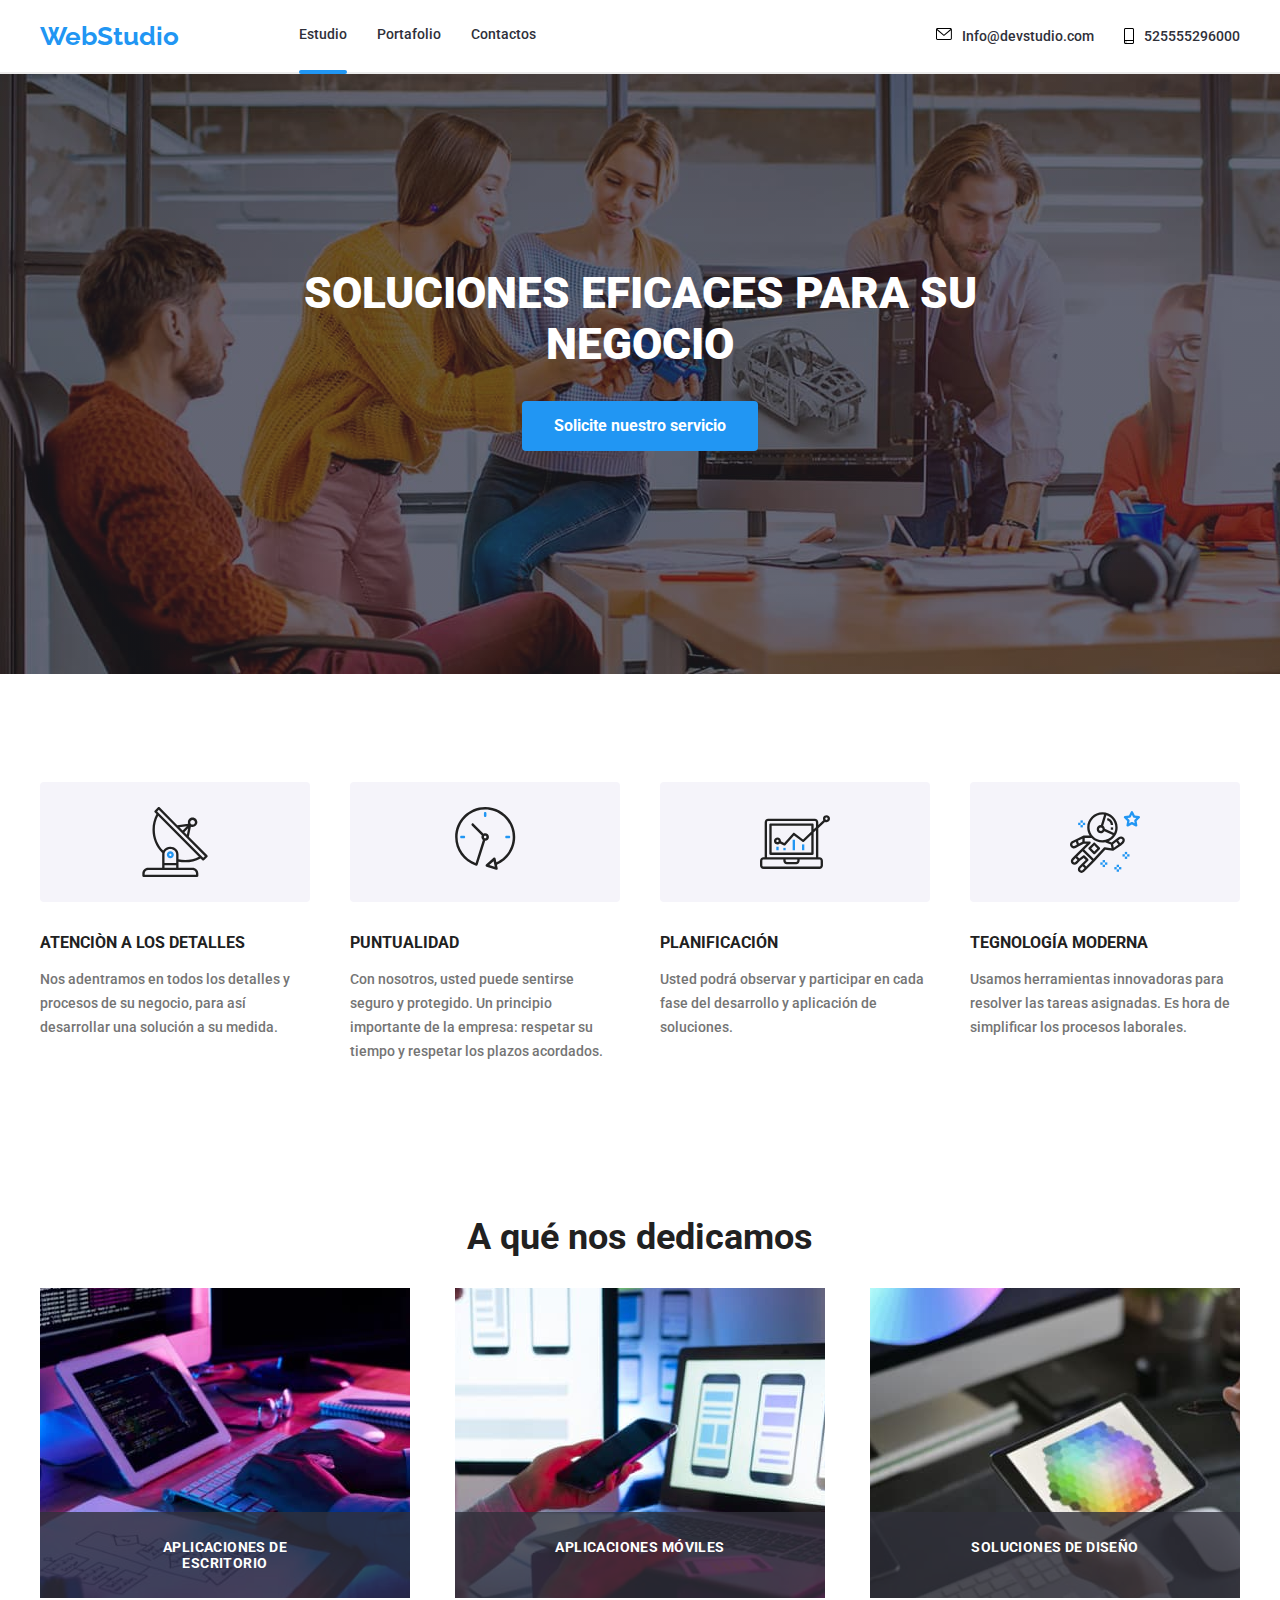
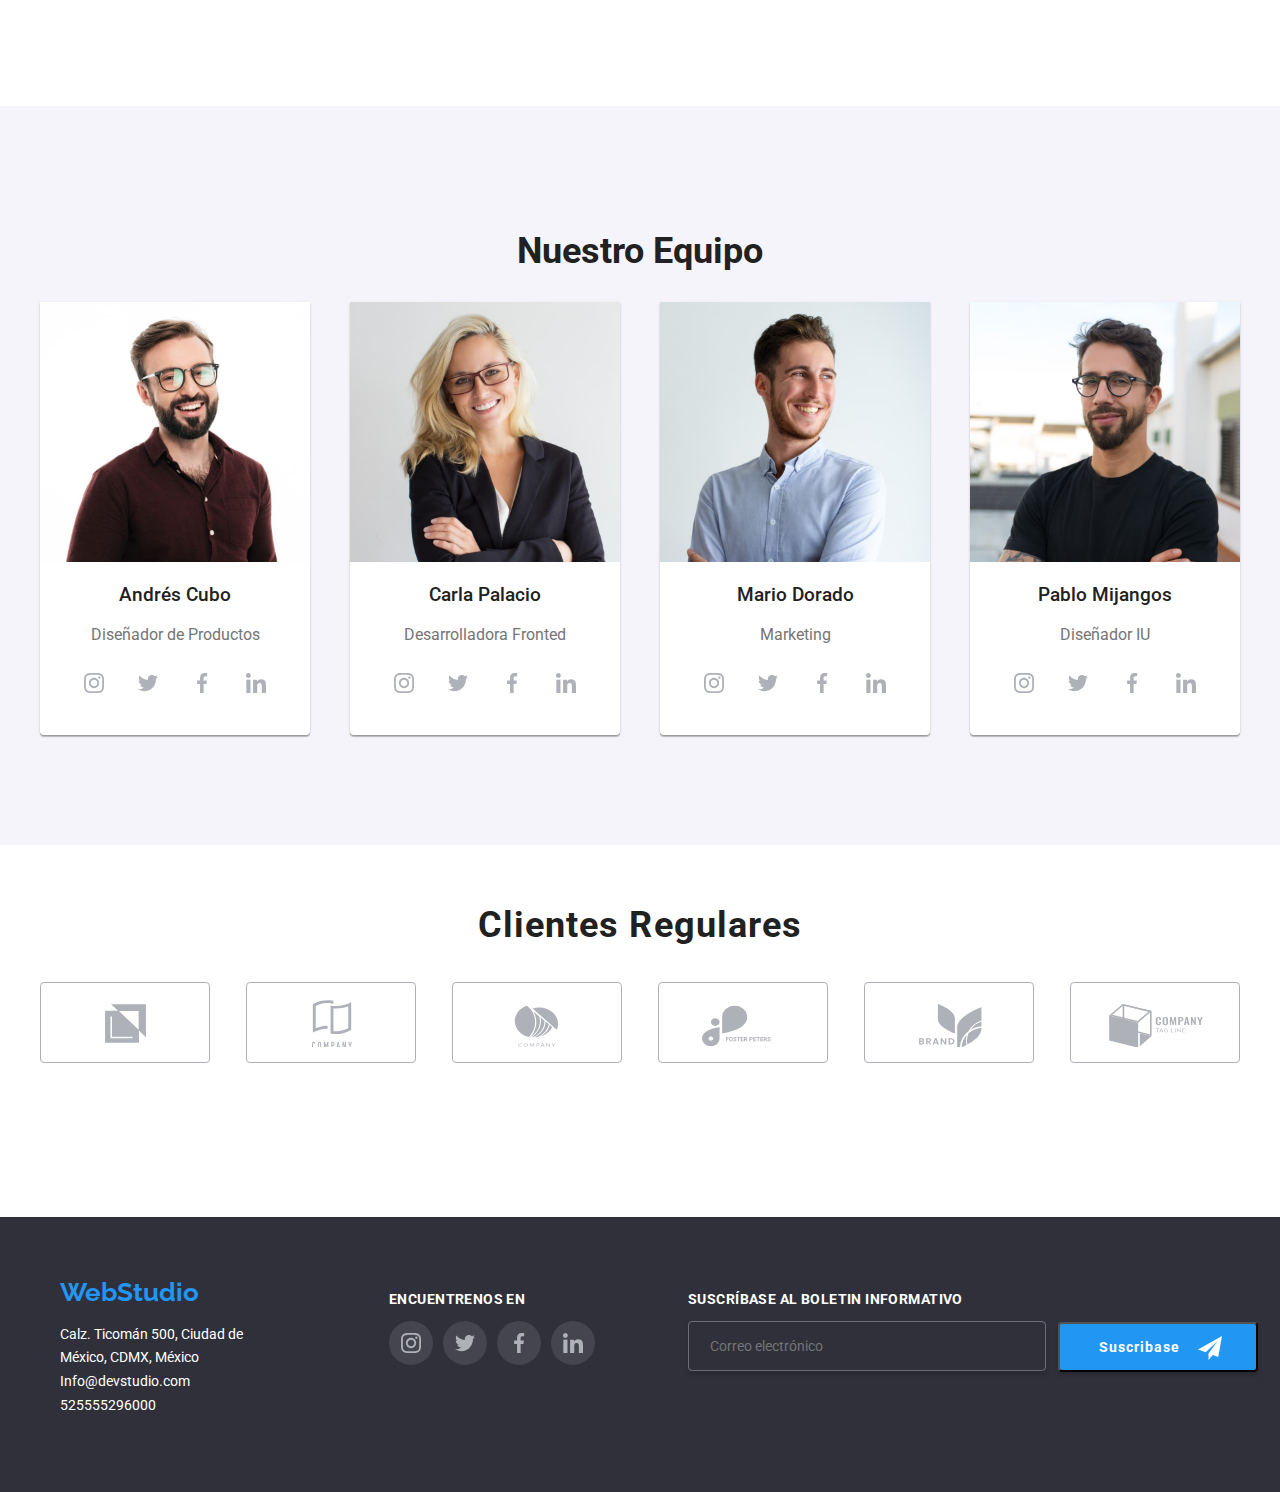
<file: index.html>
<!DOCTYPE html>
<html>
  <head>
    <link
      rel="stylesheet"
      href="https://cdnjs.cloudflare.com/ajax/libs/modern-normalize/2.0.0/modern-normalize.min.css"
    />

    <link rel="preconnect" href="https://fonts.googleapis.com" />
    <link rel="preconnect" href="https://fonts.gstatic.com" crossorigin />
    <link
      href="https://fonts.googleapis.com/css2?family=Raleway:wght@700&family=Roboto:wght@400;500;700;900&display=swap"
      rel="stylesheet"
    />

    <link rel="stylesheet" href="./css/styles.css" />

    <title>LA TAREA DE CASA #1</title>
  </head>
  <body>
    <header class="header">
      <div class="container container-header">
        <nav class="navigation">
          <a class="link-principal" href="./index.html"> WebStudio</a>
          <ul class="list">
            <li class="list-item">
              <a class="link current" href="./index.html">Estudio</a>
            </li>
            <li class="list-item">
              <a class="link" href="./portafolio.html">Portafolio</a>
            </li>
            <li class="list-item">
              <a class="link" href="*">Contactos</a>
            </li>
          </ul>
        </nav>
        <ul class="nav_contact">
          <li class="list-item-icons">
            <svg class="icon" width="16" height="12">
              <use
                href="./images/iconss/symbol-defs.svg#icon-sobre-activable"
              ></use>
            </svg>

            <a class="link link_studio" href="mailto:info@devstudio.com"
              >Info@devstudio.com</a
            >
          </li>

          <li class="list-item-icons">
            <svg class="icon" width="10" height="16">
              <use
                href="./images/iconss/symbol-defs.svg#icon-telfono-inteligente"
              ></use>
            </svg>

            <a class="link" href="tel:+52 55 5529 6000"> 525555296000</a>
          </li>
        </ul>
      </div>
    </header>
    <main>
      <section class="introduction">
        <div class="container">
          <h1 class="title1">SOLUCIONES EFICACES PARA SU NEGOCIO</h1>
          <button data-modal-open class="our-service" type="button">
            Solicite nuestro servicio
          </button>
        </div>
      </section>

      <section class="section-list-item section">
        <div class="container">
          <ul class="list-icons">
            <li>
              <svg class="elements-icons" width="270" height="120">
                <use
                  href="./images/iconss/symbol-defs.svg#icon-antena-1"
                  width="70"
                  height="70"
                ></use>
              </svg>
            </li>
            <li>
              <svg class="elements-icons" width="270" height="120">
                <use
                  href="./images/iconss/symbol-defs.svg#icon-reloj-1"
                  width="70"
                  height="70"
                ></use>
              </svg>
            </li>
            <li>
              <svg class="elements-icons" width="270" height="120">
                <use
                  href="./images/iconss/symbol-defs.svg#icon-diagrama-1"
                  width="70"
                  height="70"
                ></use>
              </svg>
            </li>
            <li>
              <svg class="elements-icons" width="270" height="120">
                <use
                  href="./images/iconss/symbol-defs.svg#icon-astronauta-1"
                  width="70"
                  height="70"
                ></use>
              </svg>
            </li>
          </ul>
          <ul class="list">
            <li class="container-subsection list-item">
              <h3 class="sub-section1">ATENCIÒN A LOS DETALLES</h3>
              <p class="parr-section1">
                Nos adentramos en todos los detalles y procesos de su negocio,
                para así desarrollar una solución a su medida.
              </p>
            </li>
            <li class="container-subsection list-item">
              <h3 class="sub-section1">PUNTUALIDAD</h3>
              <p class="parr-section1">
                Con nosotros, usted puede sentirse seguro y protegido. Un
                principio importante de la empresa: respetar su tiempo y
                respetar los plazos acordados.
              </p>
            </li>
            <li class="container-subsection list-item">
              <h3 class="sub-section1">PLANIFICACIÓN</h3>
              <p class="parr-section1">
                Usted podrá observar y participar en cada fase del desarrollo y
                aplicación de soluciones.
              </p>
            </li>
            <li class="container-subsection list-item">
              <h3 class="sub-section1">TEGNOLOGÍA MODERNA</h3>
              <p class="parr-section1">
                Usamos herramientas innovadoras para resolver las tareas
                asignadas. Es hora de simplificar los procesos laborales.
              </p>
            </li>
          </ul>
        </div>
      </section>

      <section class="section-dedicamos section">
        <div class="container">
          <h2 class="title2">A qué nos dedicamos</h2>
          <ul class="img-container-work">
            <li class="list-item1">
              <h3 class="titles-dedicamos">APLICACIONES DE ESCRITORIO</h3>
            </li>
            <li class="list-item2">
              <h3 class="titles-dedicamos">APLICACIONES MÓVILES</h3>
            </li>
            <li class="list-item3">
              <h3 class="titles-dedicamos">SOLUCIONES DE DISEÑO</h3>
            </li>
          </ul>
        </div>
      </section>
      <section class="section-our-team section">
        <div class="container">
          <h2 class="title3">Nuestro Equipo</h2>
          <ul class="img-container-team">
            <li class="card">
              <img
                src="./images/andres_cubo.jpg"
                alt="Andres Cubo"
                width="270"
              />
              <h3 class="titles-our-team">Andrés Cubo</h3>
              <p class="parr-section3">Diseñador de Productos</p>
              <ul class="little-icons">
                <li class="icons-items">
                  <svg class="icons-redes" width="44" height="44">
                    <use
                      href="./images/iconss/symbol-defs.svg#icon-instagram-2"
                      width="20"
                      height="20"
                    ></use>
                  </svg>
                </li>
                <li class="icons-items">
                  <svg class="icons-redes" width="44" height="44">
                    <use
                      href="./images/iconss/symbol-defs.svg#icon-twitter-1"
                      width="20"
                      height="20"
                    ></use>
                  </svg>
                </li>
                <li class="icons-items">
                  <svg class="icons-redes" width="44" height="44">
                    <use
                      href="./images/iconss/symbol-defs.svg#icon-facebook-1"
                      width="20"
                      height="20"
                    ></use>
                  </svg>
                </li>
                <li class="icons-items">
                  <svg class="icons-redes" width="44" height="44">
                    <use
                      href="./images/iconss/symbol-defs.svg#icon-linkedin-1"
                      width="20"
                      height="20"
                    ></use>
                  </svg>
                </li>
              </ul>
            </li>
            <li class="card">
              <img
                src="./images/carla_palacios.jpg"
                alt="Carla Palacios"
                width="270"
              />
              <h3 class="titles-our-team">Carla Palacio</h3>
              <p class="parr-section3">Desarrolladora Fronted</p>
              <ul class="little-icons">
                <li class="icons-items">
                  <svg class="icons-redes" width="44" height="44">
                    <use
                      href="./images/iconss/symbol-defs.svg#icon-instagram-2"
                      width="20"
                      height="20"
                    ></use>
                  </svg>
                </li>
                <li class="icons-items">
                  <svg class="icons-redes" width="44" height="44">
                    <use
                      href="./images/iconss/symbol-defs.svg#icon-twitter-1"
                      width="20"
                      height="20"
                    ></use>
                  </svg>
                </li>
                <li class="icons-items">
                  <svg class="icons-redes" width="44" height="44">
                    <use
                      href="./images/iconss/symbol-defs.svg#icon-facebook-1"
                      width="20"
                      height="20"
                    ></use>
                  </svg>
                </li>
                <li class="icons-items">
                  <svg class="icons-redes" width="44" height="44">
                    <use
                      href="./images/iconss/symbol-defs.svg#icon-linkedin-1"
                      width="20"
                      height="20"
                    ></use>
                  </svg>
                </li>
              </ul>
            </li>
            <li class="card">
              <img
                src="./images/mario_dorado.jpg"
                alt="Mario Dorado"
                width="270"
              />
              <h3 class="titles-our-team">Mario Dorado</h3>
              <p class="parr-section3">Marketing</p>
              <ul class="little-icons">
                <li class="icons-items">
                  <svg class="icons-redes" width="44" height="44">
                    <use
                      href="./images/iconss/symbol-defs.svg#icon-instagram-2"
                      width="20"
                      height="20"
                    ></use>
                  </svg>
                </li>
                <li class="icons-items">
                  <svg class="icons-redes" width="44" height="44">
                    <use
                      href="./images/iconss/symbol-defs.svg#icon-twitter-1"
                      width="20"
                      height="20"
                    ></use>
                  </svg>
                </li>
                <li class="icons-items">
                  <svg class="icons-redes" width="44" height="44">
                    <use
                      href="./images/iconss/symbol-defs.svg#icon-facebook-1"
                      width="20"
                      height="20"
                    ></use>
                  </svg>
                </li>
                <li class="icons-items">
                  <svg class="icons-redes" width="44" height="44">
                    <use
                      href="./images/iconss/symbol-defs.svg#icon-linkedin-1"
                      width="20"
                      height="20"
                    ></use>
                  </svg>
                </li>
              </ul>
            </li>
            <li class="card">
              <img
                src="./images/pablo_mijangos.jpg"
                alt="Pablo Mijangos"
                width="270"
              />
              <h3 class="titles-our-team">Pablo Mijangos</h3>
              <p class="parr-section3">Diseñador IU</p>
              <ul class="little-icons">
                <li class="icons-items">
                  <svg class="icons-redes" width="44" height="44">
                    <use
                      href="./images/iconss/symbol-defs.svg#icon-instagram-2"
                      width="20"
                      height="20"
                    ></use>
                  </svg>
                </li>
                <li class="icons-items">
                  <svg class="icons-redes" width="44" height="44">
                    <use
                      href="./images/iconss/symbol-defs.svg#icon-twitter-1"
                      width="20"
                      height="20"
                    ></use>
                  </svg>
                </li>
                <li class="icons-items">
                  <svg class="icons-redes" width="44" height="44">
                    <use
                      href="./images/iconss/symbol-defs.svg#icon-facebook-1"
                      width="20"
                      height="20"
                    ></use>
                  </svg>
                </li>
                <li class="icons-items">
                  <svg class="icons-redes" width="44" height="44">
                    <use
                      href="./images/iconss/symbol-defs.svg#icon-linkedin-1"
                      width="20"
                      height="20"
                    ></use>
                  </svg>
                </li>
              </ul>
            </li>
          </ul>
        </div>
      </section>
      <section class="clients-regular">
        <h3 class="clients-regular-title">Clientes Regulares</h3>
        <div class="container">
          <ul class="regulars">
            <li class="card-clients">
              <svg class="regular-icons" width="170" height="81">
                <use
                  href="./images/iconss/symbol-defs.svg#icon-Logo"
                  width="106"
                  height="52.826"
                ></use>
              </svg>
            </li>
            <li class="card-clients">
              <svg class="regular-icons" width="170" height="81">
                <use
                  href="./images/iconss/symbol-defs.svg#icon-Logo-1"
                  width="106"
                  height="52.826"
                ></use>
              </svg>
            </li>
            <li class="card-clients">
              <svg class="regular-icons" width="170" height="81">
                <use
                  href="./images/iconss/symbol-defs.svg#icon-Logo-2"
                  width="106"
                  height="52.826"
                ></use>
              </svg>
            </li>
            <li class="card-clients">
              <svg class="regular-icons" width="170" height="81">
                <use
                  href="./images/iconss/symbol-defs.svg#icon-Logo-3"
                  width="106"
                  height="52.826"
                ></use>
              </svg>
            </li>
            <li class="card-clients">
              <svg class="regular-icons" width="170" height="81">
                <use
                  href="./images/iconss/symbol-defs.svg#icon-Logo-4"
                  width="106"
                  height="52.826"
                ></use>
              </svg>
            </li>
            <li class="card-clients">
              <svg class="regular-icons" width="170" height="81">
                <use
                  href="./images/iconss/symbol-defs.svg#icon-Logo-5"
                  width="106"
                  height="52.826"
                ></use>
              </svg>
            </li>
          </ul>
        </div>
      </section>
    </main>
    <footer class="footer1">
      <div class="container container-final">
        <div class="adress-icons">
          <a class="link-principal" href="./index.html"> WebStudio</a>

          <address class="address">
            <ul class="contacts-final">
              <li>
                <a
                  class="link2"
                  href="https://goo.gl/maps/sApscnZLmaC8KfHd9"
                  target="_blank"
                  rel="noopener noreferrer"
                  >Calz. Ticomán 500, Ciudad de México, CDMX, México
                </a>
              </li>
              <li>
                <a class="link2" href="mailto:info@devstudio.com"
                  >Info@devstudio.com</a
                >
              </li>
              <li>
                <a class="link2" href="tel:+52 55 5529 6000"> 525555296000</a>
              </li>
            </ul>
          </address>
        </div>
        <div class="container-footer">
          <h3 class="title-footer">ENCUENTRENOS EN</h3>
          <ul class="icons-footer">
            <li class="icons-items-fot">
              <svg class="icons-redes-fot" width="44" height="44">
                <use
                  href="./images/iconss/symbol-defs.svg#icon-instagram-2"
                  width="20"
                  height="20"
                ></use>
              </svg>
            </li>
            <li class="icons-items-fot">
              <svg class="icons-redes-fot" width="44" height="44">
                <use
                  href="./images/iconss/symbol-defs.svg#icon-twitter-1"
                  width="20"
                  height="20"
                ></use>
              </svg>
            </li>
            <li class="icons-items-fot">
              <svg class="icons-redes-fot" width="44" height="44">
                <use
                  href="./images/iconss/symbol-defs.svg#icon-facebook-1"
                  width="20"
                  height="20"
                ></use>
              </svg>
            </li>
            <li class="icons-items-fot">
              <svg class="icons-redes-fot" width="44" height="44">
                <use
                  href="./images/iconss/symbol-defs.svg#icon-linkedin-1"
                  width="20"
                  height="20"
                ></use>
              </svg>
            </li>
          </ul>
        </div>
        <div class="suscribete">
          <form class="suscripcion">
            <h3 class="title-footer">SUSCRÍBASE AL BOLETIN INFORMATIVO</h3>
            <label class="boletin">
              <input
                class="email"
                type="text"
                name="username"
                placeholder="   Correo electrónico"
              />
            </label>
          </form>
          <button class="suscribase1" type="submit" width="200" height="50">
            Suscribase
            <svg class="icon-send" width="24" height="24">
              <use
                href="./images/iconss/symbol-defs.svg#icon-enviar-cono"
              ></use>
            </svg>
          </button>
        </div>
      </div>
    </footer>
    <div class="backdrop is-hidden" data-modal>
      <div class="modal">
        <button data-modal-close class="close-modal" type="button">
          <svg
            xmlns="http://www.w3.org/2000/svg"
            width="18"
            height="18"
            fill="none"
          >
            <path
              d="M15 4.10786L13.8921 3L9.5 7.39214L5.10786 3L4 4.10786L8.39214 8.5L4 12.8921L5.10786 14L9.5 9.60786L13.8921 14L15 12.8921L10.6079 8.5L15 4.10786Z"
              fill="black"
            />
          </svg>
        </button>
        <form class="first-form">
          <h3 class="title-modal">
            Deje sus datos, nos contactaremos con usted
          </h3>
          <div class="form-modal">
            <label class="label-modal">
              Nombre
              <div class="prueba">
                <span class="icons-forms"
                  ><svg class="icon-form" width="18" height="18">
                    <use
                      href="./images/iconss/symbol-defs.svg#icon-persona-negra-18dp-1"
                    ></use>
                  </svg>
                </span>
                <input
                  class="input-label"
                  type="text"
                  name="firstName"
                  autofocus
                  required
                  minlength="0"
                />
              </div>
            </label>

            <label class="label-modal">
              Teléfono
              <div class="prueba">
                <span class="icons-forms"
                  ><svg class="icon-form" width="18" height="18">
                    <use
                      href="./images/iconss/symbol-defs.svg#icon-telfono-negro-18dp-1"
                    ></use>
                  </svg>
                </span>
                <input
                  class="input-label"
                  type="tel"
                  name="phone"
                  required
                  minlength="0"
                />
              </div>
            </label>
            <label class="label-modal">
              E-mail
              <div class="prueba">
                <span class="icons-forms"
                  ><svg class="icon-form" width="18" height="18">
                    <use
                      href="./images/iconss/symbol-defs.svg#icon-correo-electrnico-negro-18dp-1"
                    ></use>
                  </svg>
                </span>
                <input
                  class="input-label"
                  type="email"
                  name="email"
                  required
                  minlength="0"
                />
              </div>
            </label>
            <label class="label-modal comentarios">
              Comentarios
              <div class="prueba">
                <textarea
                  class="coment-label"
                  name="feedback"
                  rows="5"
                  placeholder="Introduzca el texto"
                ></textarea>
              </div>
            </label>

            <div class="casilla-select">
              <input id="activar" type="checkbox" class="cuadro-casilla" />
              <label for="activar" class="label-modal-check">
                Estoy de acuerdo con el boletín informativo y acepto los
                Términos y Condiciones
              </label>
            </div>

            <button class="button-modal" type="submit">Enviar</button>
          </div>
        </form>
      </div>
    </div>
    <script src="./js/modal.js"></script>
  </body>
</html>
</file>
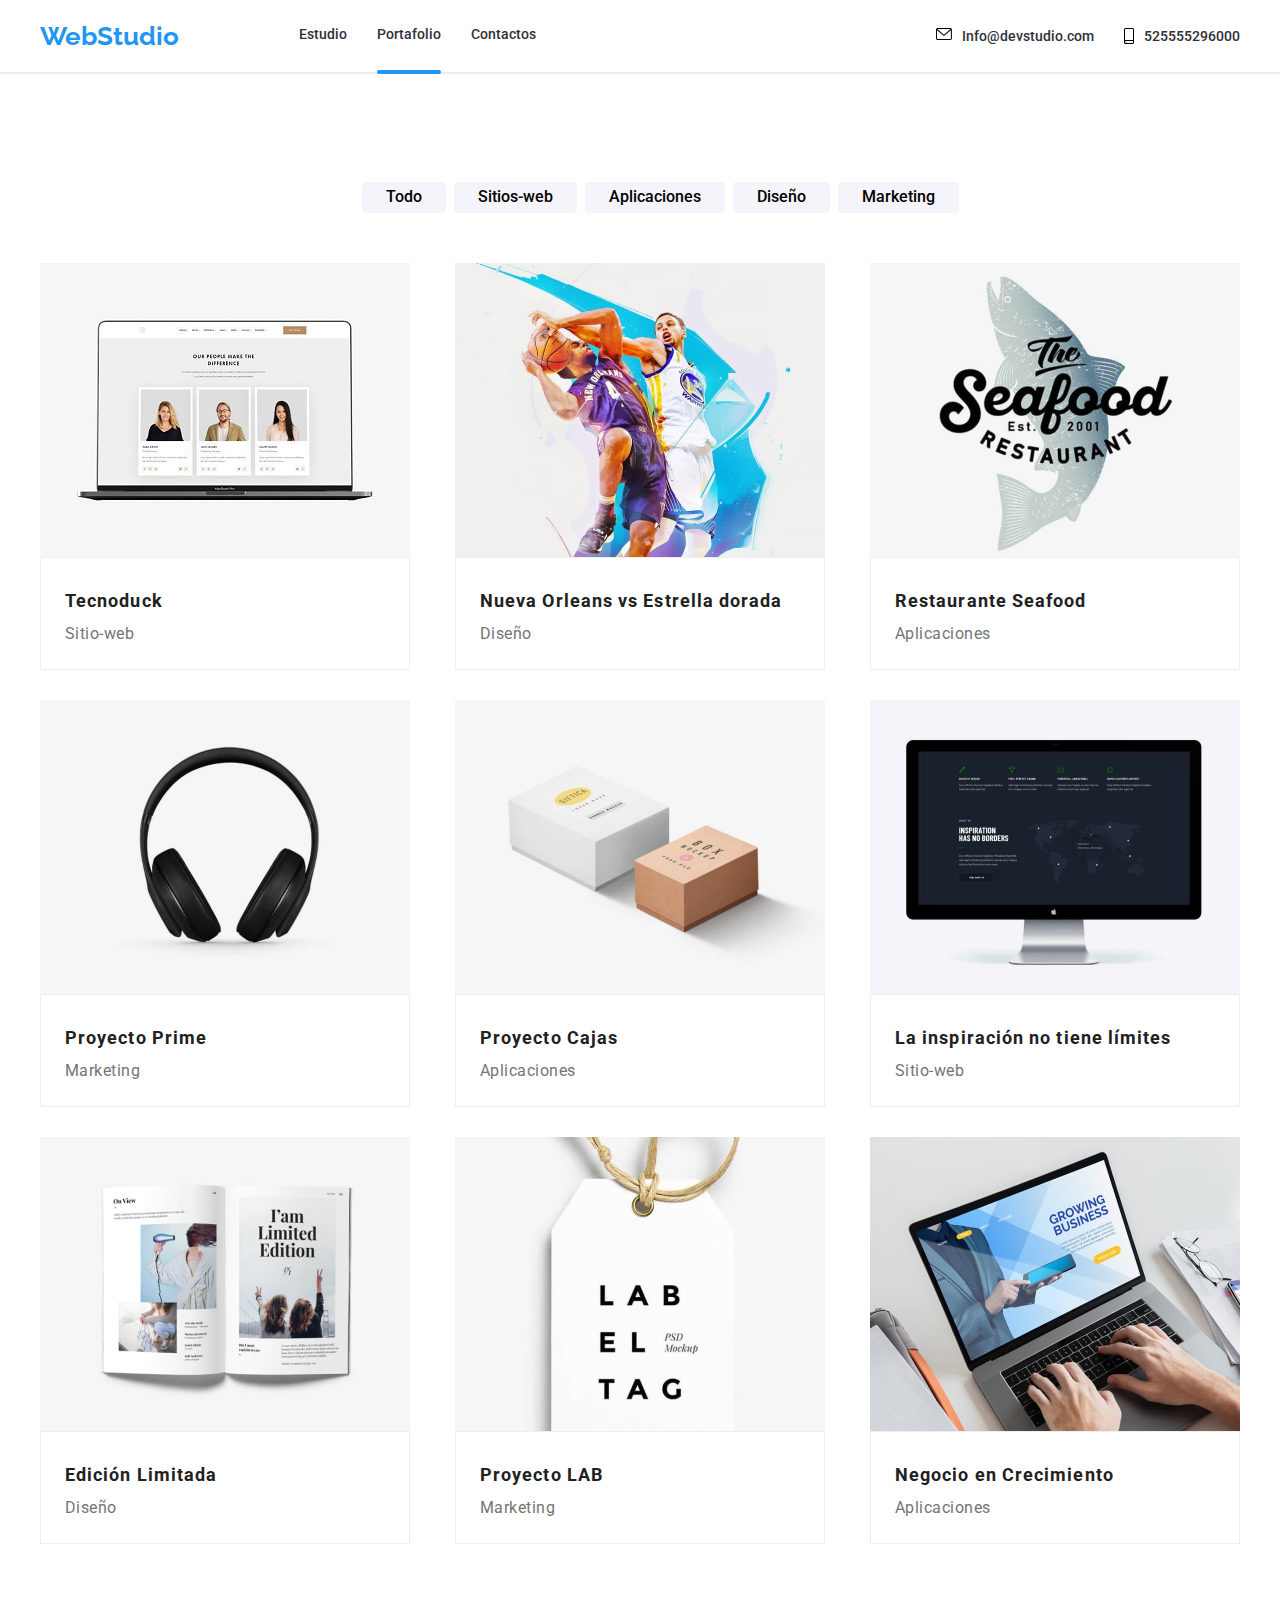
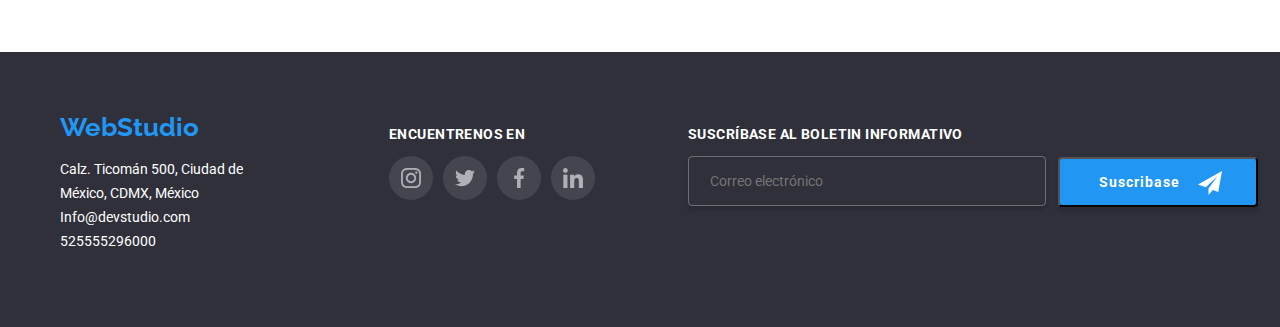
<file: portafolio.html>
<!DOCTYPE html>
<html>
  <head>
    <link
      rel="stylesheet"
      href="https://cdnjs.cloudflare.com/ajax/libs/modern-normalize/2.0.0/modern-normalize.min.css"
    />

    <link rel="preconnect" href="https://fonts.googleapis.com" />
    <link rel="preconnect" href="https://fonts.gstatic.com" crossorigin />
    <link
      href="https://fonts.googleapis.com/css2?family=Raleway:wght@700&family=Roboto:wght@400;500;700;900&display=swap"
      rel="stylesheet"
    />

    <link rel="stylesheet" href="./css/styles.css" />

    <title>Portafolio</title>
  </head>
  <body>
    <header class="header">
      <div class="container container-header">
        <nav class="navigation">
          <a class="link-principal" href="./index.html"> WebStudio</a>
          <ul class="list">
            <li class="list-item">
              <a class="link" href="./index.html">Estudio</a>
            </li>
            <li class="list-item">
              <a class="link current" href="./portafolio.html">Portafolio</a>
            </li>
            <li class="list-item"><a class="link" href="*">Contactos</a></li>
          </ul>
        </nav>
        <ul class="nav_contact">
          <li class="list-item-icons">
            <svg class="icon" width="16" height="12">
              <use
                href="./images/iconss/symbol-defs.svg#icon-sobre-activable"
              ></use>
            </svg>

            <a class="link link_studio" href="mailto:info@devstudio.com"
              >Info@devstudio.com</a
            >
          </li>

          <li class="list-item-icons">
            <svg class="icon" width="10" height="16">
              <use
                href="./images/iconss/symbol-defs.svg#icon-telfono-inteligente"
              ></use>
            </svg>

            <a class="link" href="tel:+52 55 5529 6000"> 525555296000</a>
          </li>
        </ul>
      </div>
    </header>

    <main>
      <section class="filter section">
        <div class="container">
          <ul class="principal-buttons">
            <li><button class="buttons" type="button">Todo</button></li>
            <li><button class="buttons" type="button">Sitios-web</button></li>
            <li>
              <button class="buttons" type="button">Aplicaciones</button>
            </li>
            <li><button class="buttons" type="button">Diseño</button></li>
            <li><button class="buttons" type="button">Marketing</button></li>
          </ul>

          <ul class="img-container-portafolio">
            <li class="card2">
              <div class="card-image">
                <div class="card-emergent">
                  <p>
                    Tecnoduck es una plataforma de distribución de coronavirus
                    de última generación. Las compañías usan esta plataforma
                    para el espionaje digital y los ataques a los servidores
                    seguros de la competencia.
                  </p>
                </div>
                <img
                  class="img-portafolio"
                  src="./images/tecnoduck.jpg"
                  alt="tecnoduck"
                  width="370"
                />
              </div>

              <div class="cards-portafolio">
                <h3 class="titles-portafolio">Tecnoduck</h3>

                <p class="paragraphs-portafolio">Sitio-web</p>
              </div>
            </li>

            <li class="card2">
              <div class="card-image">
                <div class="card-emergent">
                  <p>
                    Tecnoduck es una plataforma de distribución de coronavirus
                    de última generación. Las compañías usan esta plataforma
                    para el espionaje digital y los ataques a los servidores
                    seguros de la competencia.
                  </p>
                </div>
                <img
                  class="img-portafolio"
                  src="./images/poster_nueva_orleans.jpg"
                  alt="Poster de nueva orleans"
                  width="370"
                />
              </div>
              <div class="cards-portafolio">
                <h3 class="titles-portafolio">
                  Nueva Orleans vs Estrella dorada
                </h3>
                <p class="paragraphs-portafolio">Diseño</p>
              </div>
            </li>

            <li class="card2">
              <div class="card-image">
                <div class="card-emergent">
                  <p>
                    Tecnoduck es una plataforma de distribución de coronavirus
                    de última generación. Las compañías usan esta plataforma
                    para el espionaje digital y los ataques a los servidores
                    seguros de la competencia.
                  </p>
                </div>
                <img
                  class="img-portafolio"
                  src="./images/restaurante_seafood.jpg"
                  alt="restaurante seafood"
                  width="370"
                />
              </div>
              <div class="cards-portafolio">
                <h3 class="titles-portafolio">Restaurante Seafood</h3>
                <p class="paragraphs-portafolio">Aplicaciones</p>
              </div>
            </li>

            <li class="card2">
              <div class="card-image">
                <div class="card-emergent">
                  <p>
                    Tecnoduck es una plataforma de distribución de coronavirus
                    de última generación. Las compañías usan esta plataforma
                    para el espionaje digital y los ataques a los servidores
                    seguros de la competencia.
                  </p>
                </div>
                <img
                  class="img-portafolio"
                  src="./images/proyecto_prime.jpg"
                  alt="Proyecto Prime"
                  width="370"
                />
              </div>
              <div class="cards-portafolio">
                <h3 class="titles-portafolio">Proyecto Prime</h3>
                <p class="paragraphs-portafolio">Marketing</p>
              </div>
            </li>

            <li class="card2">
              <div class="card-image">
                <div class="card-emergent">
                  <p>
                    Tecnoduck es una plataforma de distribución de coronavirus
                    de última generación. Las compañías usan esta plataforma
                    para el espionaje digital y los ataques a los servidores
                    seguros de la competencia.
                  </p>
                </div>
                <img
                  class="img-portafolio"
                  src="./images/proyecto_cajas.jpg"
                  alt="Proyecto Cajas"
                  width="370"
                />
              </div>
              <div class="cards-portafolio">
                <h3 class="titles-portafolio">Proyecto Cajas</h3>
                <p class="paragraphs-portafolio">Aplicaciones</p>
              </div>
            </li>

            <li class="card2">
              <div class="card-image">
                <div class="card-emergent">
                  <p>
                    Tecnoduck es una plataforma de distribución de coronavirus
                    de última generación. Las compañías usan esta plataforma
                    para el espionaje digital y los ataques a los servidores
                    seguros de la competencia.
                  </p>
                </div>
                <img
                  class="img-portafolio"
                  src="./images/la_inspiracion.jpg"
                  alt="La inspiración no tiene límites"
                  width="370"
                />
              </div>
              <div class="cards-portafolio">
                <h3 class="titles-portafolio">
                  La inspiración no tiene límites
                </h3>
                <p class="paragraphs-portafolio">Sitio-web</p>
              </div>
            </li>

            <li class="card2">
              <div class="card-image">
                <div class="card-emergent">
                  <p>
                    Tecnoduck es una plataforma de distribución de coronavirus
                    de última generación. Las compañías usan esta plataforma
                    para el espionaje digital y los ataques a los servidores
                    seguros de la competencia.
                  </p>
                </div>
                <img
                  class="img-portafolio"
                  src="./images/edicion_limitada.jpg"
                  alt="Edición Limitada"
                  width="370"
                />
              </div>
              <div class="cards-portafolio">
                <h3 class="titles-portafolio">Edición Limitada</h3>
                <p class="paragraphs-portafolio">Diseño</p>
              </div>
            </li>

            <li class="card2">
              <div class="card-image">
                <div class="card-emergent">
                  <p>
                    Tecnoduck es una plataforma de distribución de coronavirus
                    de última generación. Las compañías usan esta plataforma
                    para el espionaje digital y los ataques a los servidores
                    seguros de la competencia.
                  </p>
                </div>
                <img
                  class="img-portafolio"
                  src="./images/Proyecto_lab.jpg"
                  alt="Proyecto LAB"
                  width="370"
                />
              </div>
              <div class="cards-portafolio">
                <h3 class="titles-portafolio">Proyecto LAB</h3>
                <p class="paragraphs-portafolio">Marketing</p>
              </div>
            </li>

            <li class="card2">
              <div class="card-image">
                <div class="card-emergent">
                  <p>
                    Tecnoduck es una plataforma de distribución de coronavirus
                    de última generación. Las compañías usan esta plataforma
                    para el espionaje digital y los ataques a los servidores
                    seguros de la competencia.
                  </p>
                </div>
                <img
                  class="img-portafolio"
                  src="./images/Negocio_en_crecimiento.jpg"
                  alt="Negocio en Crecimiento"
                  width="370"
                />
              </div>
              <div class="cards-portafolio">
                <h3 class="titles-portafolio">Negocio en Crecimiento</h3>
                <p class="paragraphs-portafolio">Aplicaciones</p>
              </div>
            </li>
          </ul>
        </div>
      </section>
    </main>
    <footer class="footer1">
      <div class="container container-final">
        <div class="adress-icons">
          <a class="link-principal" href="./index.html"> WebStudio</a>

          <address class="address">
            <ul class="contacts-final">
              <li>
                <a
                  class="link2"
                  href="https://goo.gl/maps/sApscnZLmaC8KfHd9"
                  target="_blank"
                  rel="noopener noreferrer"
                  >Calz. Ticomán 500, Ciudad de México, CDMX, México
                </a>
              </li>
              <li>
                <a class="link2" href="mailto:info@devstudio.com"
                  >Info@devstudio.com</a
                >
              </li>
              <li>
                <a class="link2" href="tel:+52 55 5529 6000"> 525555296000</a>
              </li>
            </ul>
          </address>
        </div>
        <div class="container-footer">
          <h3 class="title-footer">ENCUENTRENOS EN</h3>
          <ul class="icons-footer">
            <li class="icons-items-fot">
              <svg class="icons-redes-fot" width="44" height="44">
                <use
                  href="./images/iconss/symbol-defs.svg#icon-instagram-2"
                  width="20"
                  height="20"
                ></use>
              </svg>
            </li>
            <li class="icons-items-fot">
              <svg class="icons-redes-fot" width="44" height="44">
                <use
                  href="./images/iconss/symbol-defs.svg#icon-twitter-1"
                  width="20"
                  height="20"
                ></use>
              </svg>
            </li>
            <li class="icons-items-fot">
              <svg class="icons-redes-fot" width="44" height="44">
                <use
                  href="./images/iconss/symbol-defs.svg#icon-facebook-1"
                  width="20"
                  height="20"
                ></use>
              </svg>
            </li>
            <li class="icons-items-fot">
              <svg class="icons-redes-fot" width="44" height="44">
                <use
                  href="./images/iconss/symbol-defs.svg#icon-linkedin-1"
                  width="20"
                  height="20"
                ></use>
              </svg>
            </li>
          </ul>
        </div>
        <div class="suscribete">
          <form class="suscripcion">
            <h3 class="title-footer">SUSCRÍBASE AL BOLETIN INFORMATIVO</h3>
            <label class="boletin">
              <input
                class="email"
                type="text"
                name="username"
                placeholder="   Correo electrónico"
              />
            </label>
          </form>
          <button class="suscribase1" type="submit" width="200" height="50">
            Suscribase
            <svg class="icon-send" width="24" height="24">
              <use
                href="./images/iconss/symbol-defs.svg#icon-enviar-cono"
              ></use>
            </svg>
          </button>
        </div>
      </div>
    </footer>
  </body>
</html>
</file>
<file: css/styles.css>
:root {
  --primary-text-color: #757575;
  
  --logo-font: Raleway;
  --logo-color: #2196f3;
  --banner-background-color: #2f303a;
  --footer-text-color: #ffffff;
  --background-second-color: #F5F4FA;
  --border-header: #ececec;
  --font-weight-titles: 700;
  --cubic: cubic-bezier(0.4, 0, 0.2, 1);
  
}




body {

    font-family: 'roboto', sans-serif;
    color: #212121;
    font-size: 14px;
    font-weight: 400;
}




.container{
  width: 1200px;
  margin: auto;
  

  
}

.header{
  padding: 12px;
  border-bottom: 2px solid var(--border-header);
  
}


















.nav_contact {
  justify-content: space-between;
  color: var(--footer-text-color);
  line-height: 1.17;
  display: flex;
  list-style-type:none;
  align-items: center;
  
  padding: 0;
  font-weight: 500;
  position: relative;
}








.container-header{
  align-items: center;
  display: flex;
  justify-content: space-between;
  
}













.link {
  
  font-size: 14px;
  line-height: 1.17;
  text-decoration:none; 
  transition: color .250ms var(--cubic);
  color: var(--banner-background-color);

}

.link:hover {
  color: var(--logo-color);
  
}



.link:active {
  color: var(--logo-color);
}



 .link:focus {
  color: var(--logo-color);
}



.current::after {
  position:relative;
  content:"";
  display: block;
  left:0;
  bottom: -28px;
  
  width: 100%;
  height: 4px;
background-color: var(--logo-color);
border-radius: 2px;


    

}




.navigation{
  display: flex;
  justify-content: space-between;
  align-items: center;
}

.list-icons {
  display: flex;
  list-style-type:none;
  justify-content: space-between;
  
gap: 30px;
padding: 0;
}

.icons-introduction {


  align-items: center;

}

.list{
  justify-content: space-between;
  font-size: 14px;
  font-weight: 500;
  display: flex;
  list-style-type:none;
  align-items: flex-start;
gap: 30px;
padding: 0;

}





.section-list-item{
  font-size: 14px;
  text-align: left;
  
}

.container-subsection {
  width: 270px;
  
}


.sub-section1{
  list-style-type:none;
  line-height: 1.17;
  font-weight: var(--font-weight-titles);
  
}


.parr-section1{
  line-height: 1.71;
  color: var(--primary-text-color);
  
}

.parr-section3 {
  color:  var(--primary-text-color);
}


.link-principal {
  
    color: var(--logo-color);
    font-size: 26px
    ;
    line-height: 1.17;
    font-weight: var(--font-weight-titles);
    margin-right: 120px;
    text-decoration:none; 
  }
  
  .link-principal:hover {
    color: var(--logo-color);
  }

 
  
  .link-principal:active {
    color: blue;
  }

  .link-principal {

    font-family: var(--logo-font);
    position: relative;
}



.input-label {
  padding: 8px;
  border-radius: 4px;
border: 1px solid rgba(33, 33, 33, 0.20);
width: 448px;
height: 40px;
flex-shrink: 0;
padding-left: 42px;
cursor: pointer;
}

.input-label:hover{
  border-color: var(--logo-color);
  
}





.label-modal {
  display: flex;
  flex-direction: column;
  margin-bottom: 8px;
text-align: left;


  
}

.label-modal-check {

  
  flex-direction: column;
  margin-bottom: 8px;
text-align: left;
color: #757575;
cursor: pointer;
font-size: 14px;
font-style: normal;
font-weight: 400;
line-height: 24px; /* 171.429% */
letter-spacing: 0.42px;
}

.label-modal-check:before{
content: '';
top: 439px;
border:solid 1px var(--banner-background-color);
border-radius: 2px;
width: 17px;
height: 16px;

position:absolute;
left: 54px;
cursor: pointer;
}

[type="checkbox"]:checked + .label-modal-check::before {
border-color: var(--logo-color);
color: var(--logo-color);
background-image: url('../images/iconss/icon-check.svg');
background-color: var(--logo-color);
width: 17px;
height: 17px;
margin:auto;
}




.coment-label{
  width: 448px;
height: 120px;
flex-shrink: 0;
border-radius: 4px;
border: 1px solid rgba(33, 33, 33, 0.20);
color: #75757580;
cursor: pointer;
font-size: 12px;
font-style: normal;
font-weight: 400;
line-height: normal;
letter-spacing: 0.12px;
padding-top: 12px;
    padding-bottom: 12px;
    padding-right: 16px;
    padding-left: 16px;


}


.coment-label:hover{
  border-color: var(--logo-color);
}


.casilla {
  justify-content: left;
}

.cuadro-casilla {
  width: 16px;
    height: 15px;
    border-top-width: 1px;
    border-radius: 1px;
    cursor: pointer;
}




.prueba1{
  border-color: #212121;
}



.icon-form-casilla{
 
  position: absolute;
    
cursor: pointer;
width: 16px;
height: 15px;
flex-shrink: 0;
padding-top: 1px;
    border-top-width: 1px;
    margin-top: 0px;
    top: 1px;
}

.icon-form-casilla:active {
  
  fill: var(--logo-color);
}


.icon-form {
  
position:absolute;
display: block;
margin-left: 12px;
margin-top: 11px;
bottom: auto;
margin-bottom: 11px;
cursor: pointer;
}

.icons-forms {
  position: relative;
  
}

.icon-forms:hover {
  color: var(--logo-color),
  color 250ms var(--cubic), fill 250ms var(--cubic);
}


[type="checkbox"]{display:none;}

.icons-check {
  position: relative;
  display: none;
}



.icon-check:hover {
  color: var(--logo-color),
  color 250ms var(--cubic), fill 250ms var(--cubic);
}


.icon-form:hover {
  fill: var(--logo-color);
  color: var(--logo-color),
  color 250ms var(--cubic), fill 250ms var(--cubic);
}



.button-modal {
  margin-top: 10px;
  padding: 12px 32px;
  border: none;
  border-radius: 4px;
  background-color: #2196f3;
  color: var(--footer-text-color);
  margin-left: 120px;
  cursor: pointer;
  width: 200px;
height: 50px;
flex-shrink: 0;

text-align: center;

font-size: 16px;
font-style: normal;
font-weight: 700;
line-height: 30px; /* 187.5% */
letter-spacing: 0.96px;
}

.button-modal:hover,
.button-modal:focus {
  background-color: #1976d2;
  transition: background-color 250ms var(--cubic), color 250ms var(--cubic), fill 250ms var(--cubic);
}


.title-modal {

  color: #212121;
text-align: center;
margin-top: 0px;
font-size: 20px;
font-style: normal;
font-weight: 700;
line-height: normal;
letter-spacing: 0.6px;
}


.form-modal{
  margin-left: 40px;
  margin-right: 40px;
  
}




.comentarios {
  margin-bottom: 20px;

flex-shrink: 0;
}




.title1{
  justify-content: space-between;
    font-size: 44px;
    line-height: 1.17;
    font-weight: 900;
    text-align: center;
    color: var(--footer-text-color);
    margin:auto;
    margin-top: 0;
    width: 696px;
    margin-bottom: 30px;
}

.introduction{

  
  justify-content: space-between;
  
  background-image: linear-gradient(to right, rgba(47, 48, 58, 0.4), rgba(47, 48, 58, 0.4)),  url('../images/Imagen_fondo-principal.jpg');
  background-size: cover;
  max-width: 1600px;
  margin:auto;
 

  
  text-align: center;
 
  height: 600px;
  display: flex;
  align-items: center;
}


.section {
  padding-top: 94px ;
  padding-bottom: 94px;
}





.section-dedicamos{
  
  padding-top: 0;
}

.title2{
  
    font-size: 36px;
    line-height: 1.17;
    font-weight: var(--font-weight-titles);
    text-align: center;
}
.title3{
    font-size: 36px;
    line-height: 1.17;
    font-weight: var(--font-weight-titles);
    text-align: center;
}


.elements-icons {
  border-radius: 4px;
  background: #F5F4FA;
  padding-top: 25px;
  padding-bottom: 25px;
  padding-right: 100px;
  padding-left: 100px;
display: flex
;
gap: 30px;
width: 270px;
}



.img-container-work{
  justify-content: space-between;
  list-style-type:none;
  display: flex;
  gap: 30px;
  padding: 0%;
  
}

.list-item1 {

 
  display: flex;
  width: 370px;
  justify-content: center;
  background-color: #2a2a2a;
  background-image: url(..//images/first.jpg);
  color: #fff;
  text-align: center;
  background-position: center;
  padding-top: 224px;
  background-repeat: no-repeat;
  
}

.list-item2 {

  width: 370px;
  display: flex;
  
  justify-content: center;
  background-color: #2a2a2a;
  background-image: url(..//images/second.jpg);
  color: #fff;
  text-align: center;
  background-position: center;
  padding-top: 224px;
  background-repeat: no-repeat;
}

.list-item3 {

  width: 370px;
  display: flex;
  
  justify-content: center;
  background-color: #2a2a2a;
  background-image: url(..//images/tird.jpg);
  color: #fff;
  text-align: center;
  background-position: center;
  padding-top: 224px;
  background-repeat: no-repeat;
}

.titles-dedicamos {
  
  background: rgba(47, 48, 58, 0.80);
  padding-top: 27px;
    padding-bottom: 27px;
    padding-right: 79px;
    padding-left: 79px;
    margin-bottom: 0px;
    margin-top: 0px;
    text-align: center;
    color: var(--footer-text-color);
text-align: center;
font-family: Roboto;
font-size: 14px;
font-style: normal;
font-weight: 700;
line-height: normal;
letter-spacing: 0.42px;
text-transform: uppercase;
width: 370px;
}



.img-container-team{
  justify-content: space-between;
    line-height: 1.17;
    list-style-type:none;
    display: flex;
    gap: 30px;
    text-align: center;
padding: 0%;

}


.titles-our-team {
  font-weight: 500;
}

.section-our-team{
    font-size: 16px;
    background-color: var(--background-second-color)
    
}
 
.little-icons{
  list-style-type: none;
  display: flex;
  gap: 10px;
  padding: 0;
  padding-right: 32px;
  padding-left: 32px;
  padding-bottom: 30px;
  
}

.card{

  background-color: var(--footer-text-color);
}



.icons-items {
  
  border-radius: 50%;
  width: 44px;
  height: 44px;
  transition: background-color 250ms var(--cubic), color 250ms var(--cubic), fill 250ms var(--cubic);
}






.icons-redes{
 
 gap: 10px;
  display: flex;
  padding: 12px;
  cursor: pointer;
  fill: #AFB1B8;
  
  
  justify-content: center;
  
}


.icons-items:hover{
  background-color: var(--logo-color);
  
}

.icons-redes:hover {
  fill: var(--footer-text-color);
}


.card{
  box-shadow: 0px 2px 1px 0px rgba(0, 0, 0, 0.20), 0px 1px 1px 0px rgba(0, 0, 0, 0.14), 0px 1px 3px 0px rgba(0, 0, 0, 0.12);
  border-radius: 0px 0px 4px 4px;
}





.regular-icons{
 
  border-radius: 4px;
border: 1px solid #AFB1B8;
padding-top: 14.1px;
    padding-bottom: 14.1px;
    padding-right: 32px;
    padding-left: 32px;
    fill: #AFB1B8;
    cursor: pointer;
    transition: fill 250ms var(--cubic), color 250ms var(--cubic) ;
}


.prueba:hover{
  fill: var(--logo-color);
  color: var(--logo-color);
}






.link_studio {
  margin-right: 30px;
 
}




.list-item-icons {
  cursor: pointer;
  
  
  display: inherit;
}

.list-item-icons:hover {
  fill: var(--logo-color);
  color: var(--logo-color);
}

.icon {
  flex-shrink: 0;
  margin-right: 10px;
  transition: color .250ms var(--cubic);
}





  .card-clients:hover{
    
    border: var(--logo-color);
  }
  
  .regular-icons:hover {
    fill: var(--logo-color);
    border-color: var(--logo-color);
  }


  .card-emergent{
    position: absolute;
   
   
   margin: 0;
    height: 295px;
    width: 370px;
    background: rgba(33, 150, 243, 0.9);
    padding: 63px 24px;
    letter-spacing: 0.54px;
    color: var(--footer-text-color);
    transform: translateY(100%);
    transition: transform 250ms ease;
    transition-timing-function: cubic-bezier(0.4, 0, 0.2, 1);
    
  }

  .card2 {
    width: 370px;
    padding: 0%;
    
    
  }
  
  .cards-portafolio {width: 370px;
    
    flex-shrink: 0;
    border: 1px solid #EEE;
    background: #FFF;
    display: block;
    
  
  }
  .card2:hover{
    border: 1px solid #EEE;
    background: #FFF;
    box-shadow: 1px 4px 6px 0px rgba(0, 0, 0, 0.16), 0px 4px 4px 0px rgba(0, 0, 0, 0.06), 0px 1px 1px 0px rgba(0, 0, 0, 0.12);
  cursor: pointer;
  }

  .card2:hover .card-emergent{
    transform: translateY(0%);
  }


.card-image {
  position: relative;
  overflow: hidden;
  
}


    

  .img-portafolio{
    display: block;
    
  }




  .titles-portafolio{
    font-size: 18px;
    
    font-weight: var(--font-weight-titles);
    text-align: left;
    padding-right: 24px;
    padding-left: 24px;
    padding-top: 20px;
    margin-bottom: 0px;
    margin-top: 5px;
    
    line-height: 36px; /* 200% */
letter-spacing: 1.08px;

}
.paragraphs-portafolio{
    font-size: 16px;
    
  color: var(--primary-text-color);
    text-align: left;
    padding-right: 24px;
    padding-left: 24px;
    padding-bottom: 20px;
    margin-top: 0px;
    margin-bottom: 0px;
    line-height: 30px; /* 187.5% */
letter-spacing: 0.48px;
}



.principal-buttons{
  display: flex;
 
  justify-content: center;
  
  list-style: none;
  gap:8px;
}

 

  .our-service {
    color: var(--background-second-color);
    font-size: 16px;
    cursor: pointer;
    line-height: 1.87;
    font-weight: var(--font-weight-titles);
    background: var(--logo-color);
    border-radius: 4px;
    border: none;
    margin-bottom: 30px;
padding: 10px 32px;

  }
  
  .our-service:hover {
    color: blue;
    text-align: center;
  }

  .our-service {
    color: var(--footer-text-color);
    text-align: center;
    transition: color .250ms var(--cubic);
  }
  
  .our-service:active {
    color: blue;
    text-align: center;
  }

.close-modal{
  border-radius: 50%;
  padding-top: 6px;
  margin-left: 486px;
  margin-right: 8px;
  margin-top: 8px;
  cursor: pointer;
  border-color: rgba(0, 0, 0, 0.10);
  transition: background-color 250ms var(--cubic), color 250ms var(--cubic), fill 250ms var(--cubic);
}

  .close-modal :hover {fill: var(--logo-color);
  }


.casilla-select{
  text-align: left;
  padding-left: 40px;
  align-items: normal;
}

.icon-close{
  
  color: #212121;
 
flex-shrink: 0;
}


.backdrop {
  position: fixed;
  left: 0;
  top: 0;
  width: 100%;
  height: 100vh;
  background-color: rgba(0, 0, 0, .5);
  opacity: 1;
  visibility: visible;
  transition: opacity 250ms var(--cubic), visibility 250ms var(--cubic);
}

.modal{
  
  top: 50%;
  left: 50%;
  width: 528px;
  height: 581px;
  border-radius: 4px;
  background: var(--footer-text-color);
  box-shadow: 0px 2px 1px 0px rgba(0, 0, 0, 0.20), 0px 1px 1px 0px rgba(0, 0, 0, 0.14), 0px 1px 3px 0px rgba(0, 0, 0, 0.12);
  position: absolute;
  top: 50%;
  left: 50%;
  transform: translate(-50%, -50%);

}

.is-hidden{
  visibility: hidden;
  opacity: 0;
  pointer-events: none;
}



  .buttons {
    
    cursor: pointer;
    text-align: center;
    background: var(--background-second-color);
    border-radius: 4px;
    border: none;
    padding: 6px 24px;
    font-size: 16px;
    font-weight: 500;
    transition: background-color 250ms var(--cubic), color 250ms var(--cubic);
    
  }
  
.buttons:hover,
.buttons:focus,
  .buttons:active{
    background-color: var(--logo-color);
    color: var(--background-second-color);
    box-shadow: 0px 2px 2px 0px rgba(0, 0, 0, 0.12), 0px 1px 2px 0px rgba(0, 0, 0, 0.08), 0px 3px 1px 0px rgba(0, 0, 0, 0.10);
  }



.img-container-portafolio{
  padding: 0%;
  list-style-type: none;
  margin-top: 50px;
  
  display: flex;
  flex-wrap: wrap;
  
  
  text-align: center;
  justify-content: space-between;

  padding-top: 0;
  gap: 30px;

}



.title-footer{
  color: #FFF;
font-family: Roboto;
font-size: 14px;
font-style: normal;
font-weight: 700;
line-height: normal;
letter-spacing: 0.42px;
text-transform: uppercase;


}
.icons-footer{
  
  list-style-type: none;
  display: flex;
  gap: 10px;
  padding: 0;
  padding-right: 0px;
  padding-left: 0px;
  padding-bottom: 30px;

}

.container-footer{
  margin-right: 93px;
  width: 206px;
height: 80px;
  margin-left: 70px;
}


  .footer1{
    
    line-height: 1.71;
    
    background: #2F303A;
    text-align: left;
    padding: 60px;
     
}



.contacts-final{

  list-style-type:none;
  padding: 0%;
  font-style: normal;
  width: 231px;
height: 95px;
}

.link2 {
  color:var(--footer-text-color);
  font-size: 14px;
  line-height: 1.17;
  text-decoration:none;
  transition: color .250ms var(--cubic);
}

.link2:hover {
  color: var(--logo-color);
}



.link2:active {
  color: var(--logo-color);
}



 .link2:focus {
  color: var(--logo-color);
}
.container-final{
  
  display: flex;
}

.clients-regular{

padding-top: 59;
}

.clients-regular-title{
  color: #212121;
text-align: center;
margin-top: 59px;
font-size: 36px;
font-style: normal;
font-weight: var(--font-weight-titles);
line-height: normal;
letter-spacing: 1.08px;
}

.regulars{
  justify-content: space-between;
  list-style: none;
  display: flex;
  gap: 30px;
  padding-left: 0px;
  margin-bottom: 151px;
 
}



.icons-items-fot {
  
  border-radius: 50%;
  width: 44px;
  height: 44px;
  background-color: rgba(255, 255, 255, 0.10);
  transition: background-color 250ms var(--cubic), color 250ms var(--cubic), fill 250ms var(--cubic);
}






.icons-redes-fot{
 
 gap: 10px;
  display: flex;
  padding: 12px;
  cursor: pointer;
  fill: #AFB1B8;
  
  
  justify-content: center;
}


.icons-items-fot:hover{
  background-color: var(--logo-color);
}

.icons-redes-fot:hover {
  fill: var(--footer-text-color);
}

.suscribete {
  
  display: flex;
  
  color: var(--footer-text-color);
}



.email {
  margin-right: 12px;
  width: 358px;
height: 50px;
flex-shrink: 0;
color: white; padding-left: 12px; 
  border-radius: 4px;
border: 1px solid rgba(255, 255, 255, 0.30);
background: rgba(33, 150, 243, 0.00);
box-shadow: 0px 4px 4px 0px rgba(0, 0, 0, 0.15);
}


.suscribase1{
  margin-top: 45px;
  margin-left: 0px;

  display: flex;
  cursor: pointer;
  width: 200px;
height: 50px;
flex-shrink: 0;
  border-radius: 4px;
background:var(--logo-color);
box-shadow: 0px 4px 4px 0px rgba(0, 0, 0, 0.15);
color: var(--footer-text-color);
text-align: left;

padding-left: 39px;
font-style: normal;
font-weight: 700;
line-height: 45px; /* 187.5% */
letter-spacing: 0.96px;

}

.suscribase1:hover{
  background-color: #1976d2;
  transition: background-color 250ms var(--cubic), color 250ms var(--cubic), fill 250ms var(--cubic);
}

.icon-send {
  
  top: 0px;
    padding-left: 0px;
    margin-left: 18px;
    
    margin-top: 11px;
    bottom: auto;
    margin-bottom: 11px;
    fill: var(--footer-text-color);
}
</file>
